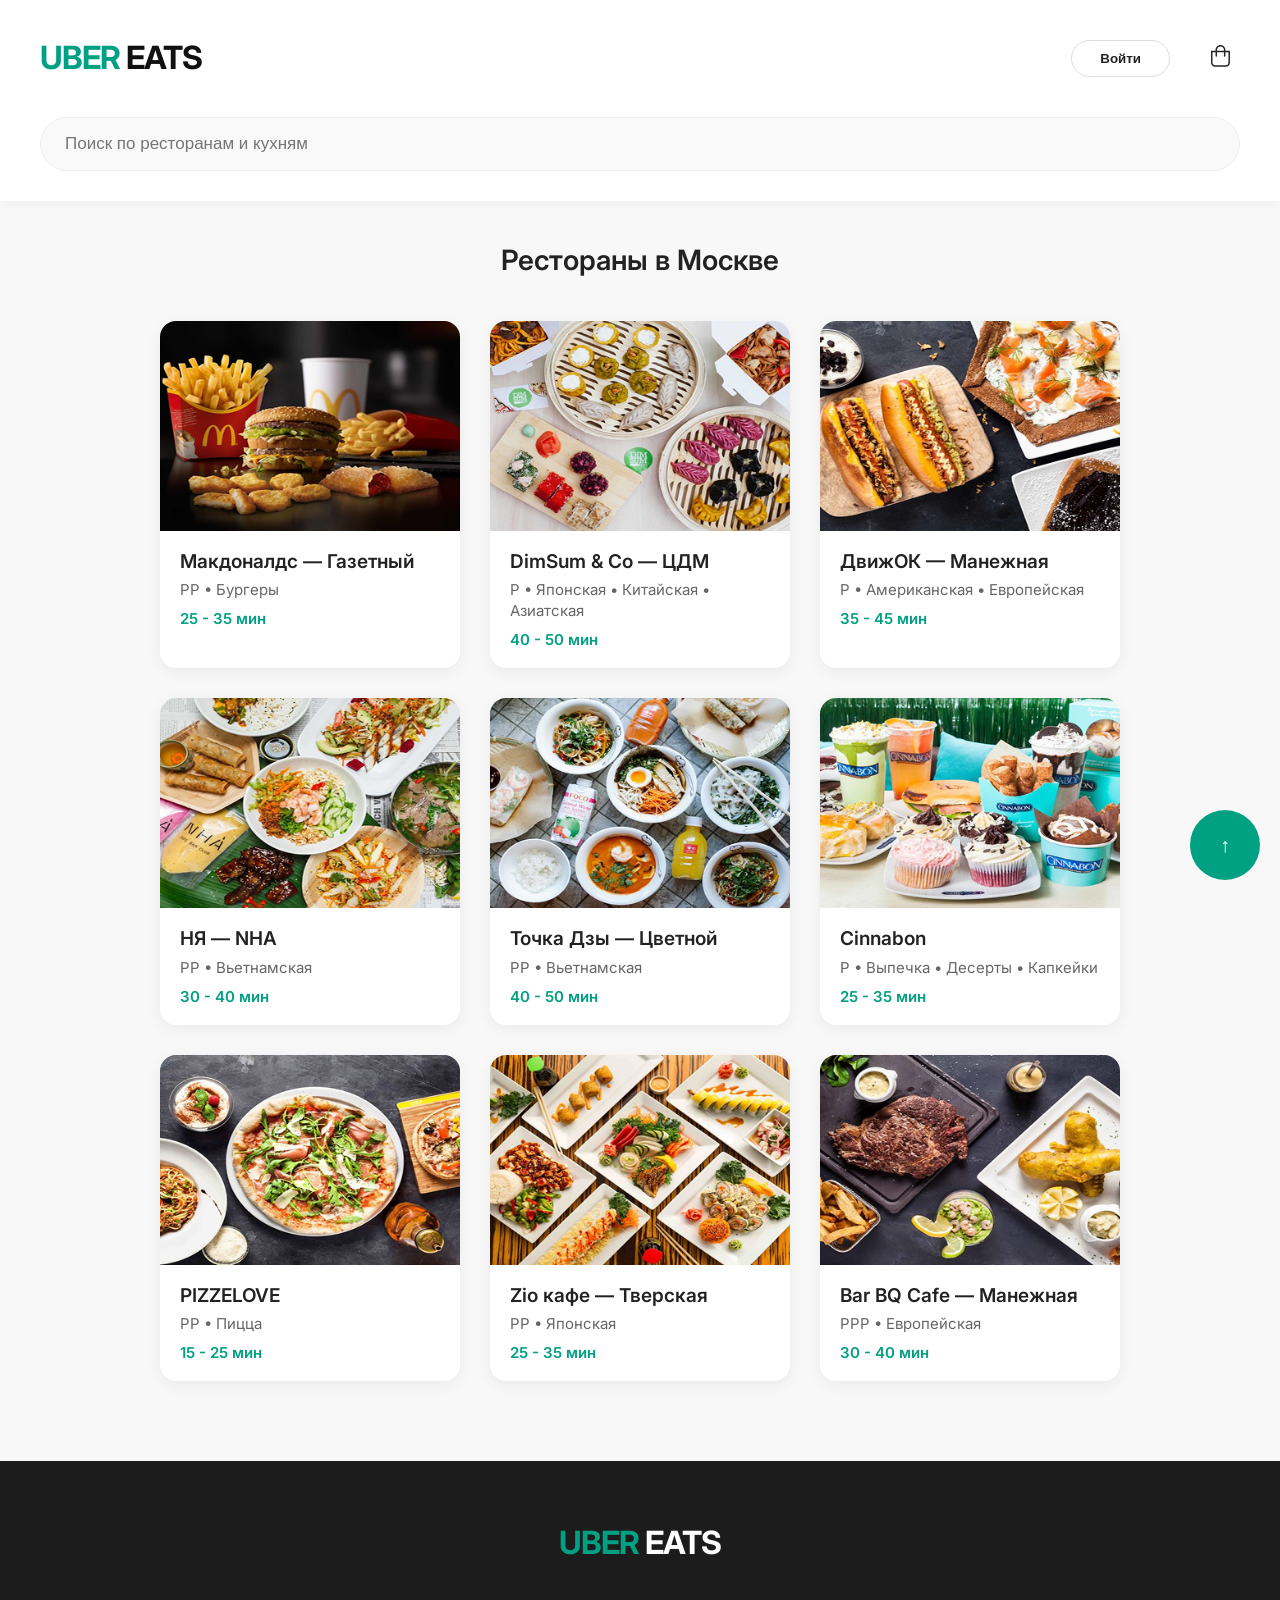
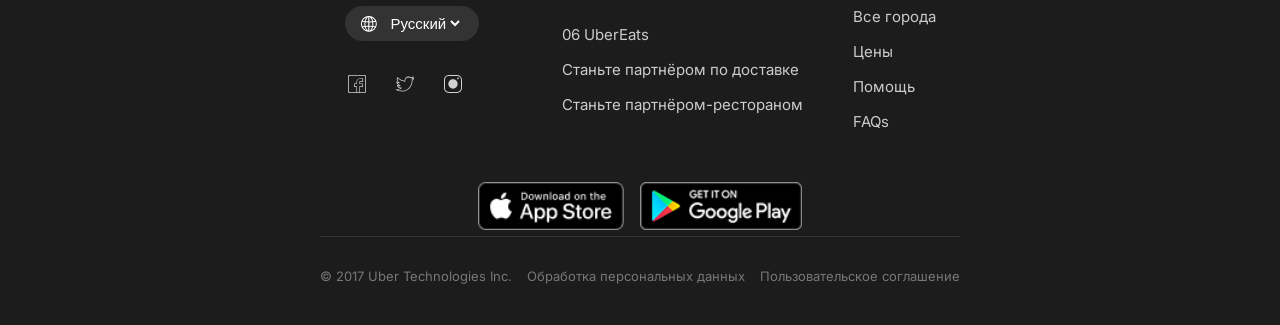
<file: index.html>
<!DOCTYPE html>
<html lang="ru">

<head>
    <meta charset="UTF-8">
    <meta name="viewport" content="width=device-width, initial-scale=1.0">
    <title>Uber Eats — Рестораны в Москве</title>
    <link rel="stylesheet" href="style.css">
</head>

<body>
    <header>
        <div class="header-container">
            <div class="logo">
                <span class="uber">UBER</span>
                <span class="eats">EATS</span>
            </div>
            <div class="header-right">
                <button class="login-btn">Войти</button>
                <div class="cart">
                    <img src="images/basket.svg" alt="basket">
                </div>
            </div>
        </div>
        <div class="search-bar">
            <input type="text" placeholder="Поиск по ресторанам и кухням" class="search-input">
        </div>
    </header>

    <main class="main-container">
        <h1 class="page-title">Рестораны в Москве</h1>

        <div class="restaurant-grid">
            <div class="restaurant-card">
                <a href="Restoran.html">
                    <img src="images/95b745f6ce6a45903c3ed254afd72e46-w550-27.png"
                        alt="Макдоналдс — Газетный" class="card-image">
                    <div class="card-info">
                        <h3>Макдоналдс — Газетный</h3>
                        <p class="cuisine">РР • Бургеры</p>
                        <p class="time">25 - 35 мин</p>
                    </div>
                </a>
            </div>

            <div class="restaurant-card">
                <a href="Restoran.html">
                    <img src="images/95b745f6ce6a45903c3ed254afd72e46-w550-27-8.png"
                        alt="DimSum & Co — ЦДМ" class="card-image">
                    <div class="card-info">
                        <h3>DimSum & Co — ЦДМ</h3>
                        <p class="cuisine">Р • Японская • Китайская • Азиатская</p>
                        <p class="time">40 - 50 мин</p>
                    </div>
                </a>

            </div>

            <div class="restaurant-card">
                <a href="Restoran.html">
                    <img src="images/95b745f6ce6a45903c3ed254afd72e46-w550-27-1.png"
                        alt="ДвижОК — Манежная" class="card-image">
                    <div class="card-info">
                        <h3>ДвижОК — Манежная</h3>
                        <p class="cuisine">Р • Американская • Европейская</p>
                        <p class="time">35 - 45 мин</p>
                    </div>
                </a>

            </div>

            <div class="restaurant-card">
                <a href="Restoran.html">
                    <img src="images/95b745f6ce6a45903c3ed254afd72e46-w550-27-2.png" alt="НЯ — NHA"
                        class="card-image">
                    <div class="card-info">
                        <h3>НЯ — NHA</h3>
                        <p class="cuisine">РР • Вьетнамская</p>
                        <p class="time">30 - 40 мин</p>
                    </div>
                </a>

            </div>

            <div class="restaurant-card">
                <a href="Restoran.html">
                    <img src="images/95b745f6ce6a45903c3ed254afd72e46-w550-27-4.png"
                        alt="Точка Дзы — Цветной" class="card-image">
                    <div class="card-info">
                        <h3>Точка Дзы — Цветной</h3>
                        <p class="cuisine">РР • Вьетнамская</p>
                        <p class="time">40 - 50 мин</p>
                    </div>
                </a>

            </div>

            <div class="restaurant-card">
                <a href="Restoran.html">
                    <img src="images/95b745f6ce6a45903c3ed254afd72e46-w550-27-3.png" alt="Cinnabon"
                        class="card-image">
                    <div class="card-info">
                        <h3>Cinnabon</h3>
                        <p class="cuisine">Р • Выпечка • Десерты • Капкейки</p>
                        <p class="time">25 - 35 мин</p>
                    </div>
                </a>

            </div>

            <div class="restaurant-card">
                <a href="Restoran.html">
                    <img src="images/95b745f6ce6a45903c3ed254afd72e46-w550-27-5.png" alt="PIZZELOVE"
                        class="card-image">
                    <div class="card-info">
                        <h3>PIZZELOVE</h3>
                        <p class="cuisine">РР • Пицца</p>
                        <p class="time">15 - 25 мин</p>
                    </div>
                </a>

            </div>

            <div class="restaurant-card">
                <a href="Restoran.html">
                    <img src="images/95b745f6ce6a45903c3ed254afd72e46-w550-27-7.png" alt="Zio кафе — Тверская"
                        class="card-image">
                    <div class="card-info">
                        <h3>Zio кафе — Тверская</h3>
                        <p class="cuisine">РР • Японская</p>
                        <p class="time">25 - 35 мин</p>
                    </div>
                </a>

            </div>

            <div class="restaurant-card">
                <a href="Restoran.html">
                    <img src="images/95b745f6ce6a45903c3ed254afd72e46-w550-27-6.png"
                        alt="Bar BQ Cafe — Манежная" class="card-image">
                    <div class="card-info">
                        <h3>Bar BQ Cafe — Манежная</h3>
                        <p class="cuisine">РРР • Европейская</p>
                        <p class="time">30 - 40 мин</p>
                    </div>
                </a>

            </div>

        </div>
    </main>

    <footer>
        <div class="footer-container">
            <div class="footer-logo">
                <span class="uber">UBER</span>
                <span class="eats">EATS</span>
            </div>

            <div class="footer-content">
                <div class="footer-left">
                    <div class="language-select">
                        <img src="images/world.png" alt="world">
                        <select>
                            <option value="ru">Русский</option>
                        </select>
                    </div>
                    <div class="social">
                        <a href="#"><img src="images/facebook.svg" alt="facebook"></a>
                        <a href="#"><img src="images/twitter.svg" alt="twiter"></a>
                        <a href="#"><img src="images/instagram.svg" alt="insta"></a>
                    </div>
                </div>

                <div class="footer-links">
                    <div class="column">
                        <a href="#">06 UberEats</a>
                        <a href="#">Станьте партнёром по доставке</a>
                        <a href="#">Станьте партнёром-рестораном</a>
                    </div>
                    <div class="column">
                        <a href="#">Все города</a>
                        <a href="#">Цены</a>
                        <a href="#">Помощь</a>
                        <a href="#">FAQs</a>
                    </div>
                </div>
            </div>

            <div class="app-buttons">
                <a href="#" class="app-store">
                    <img src="images/Download_on_the_App_Store_Badge_US-UK_RGB_blk_092917.png"
                        alt="Download on the App Store">
                </a>
                <a href="#" class="google-play">
                    <img src="images/en_badge_web_generic-cf6dad406f.png" alt="GET IT ON Google Play">
                </a>
            </div>

            <div class="footer-bottom">
                <span>© 2017 Uber Technologies Inc.</span>
                <span>Обработка персональных данных</span>
                <span>Пользовательское соглашение</span>

                <button class="scroll-top">↑</button>
            </div>
        </div>
    </footer>
</body>

</html>
</file>
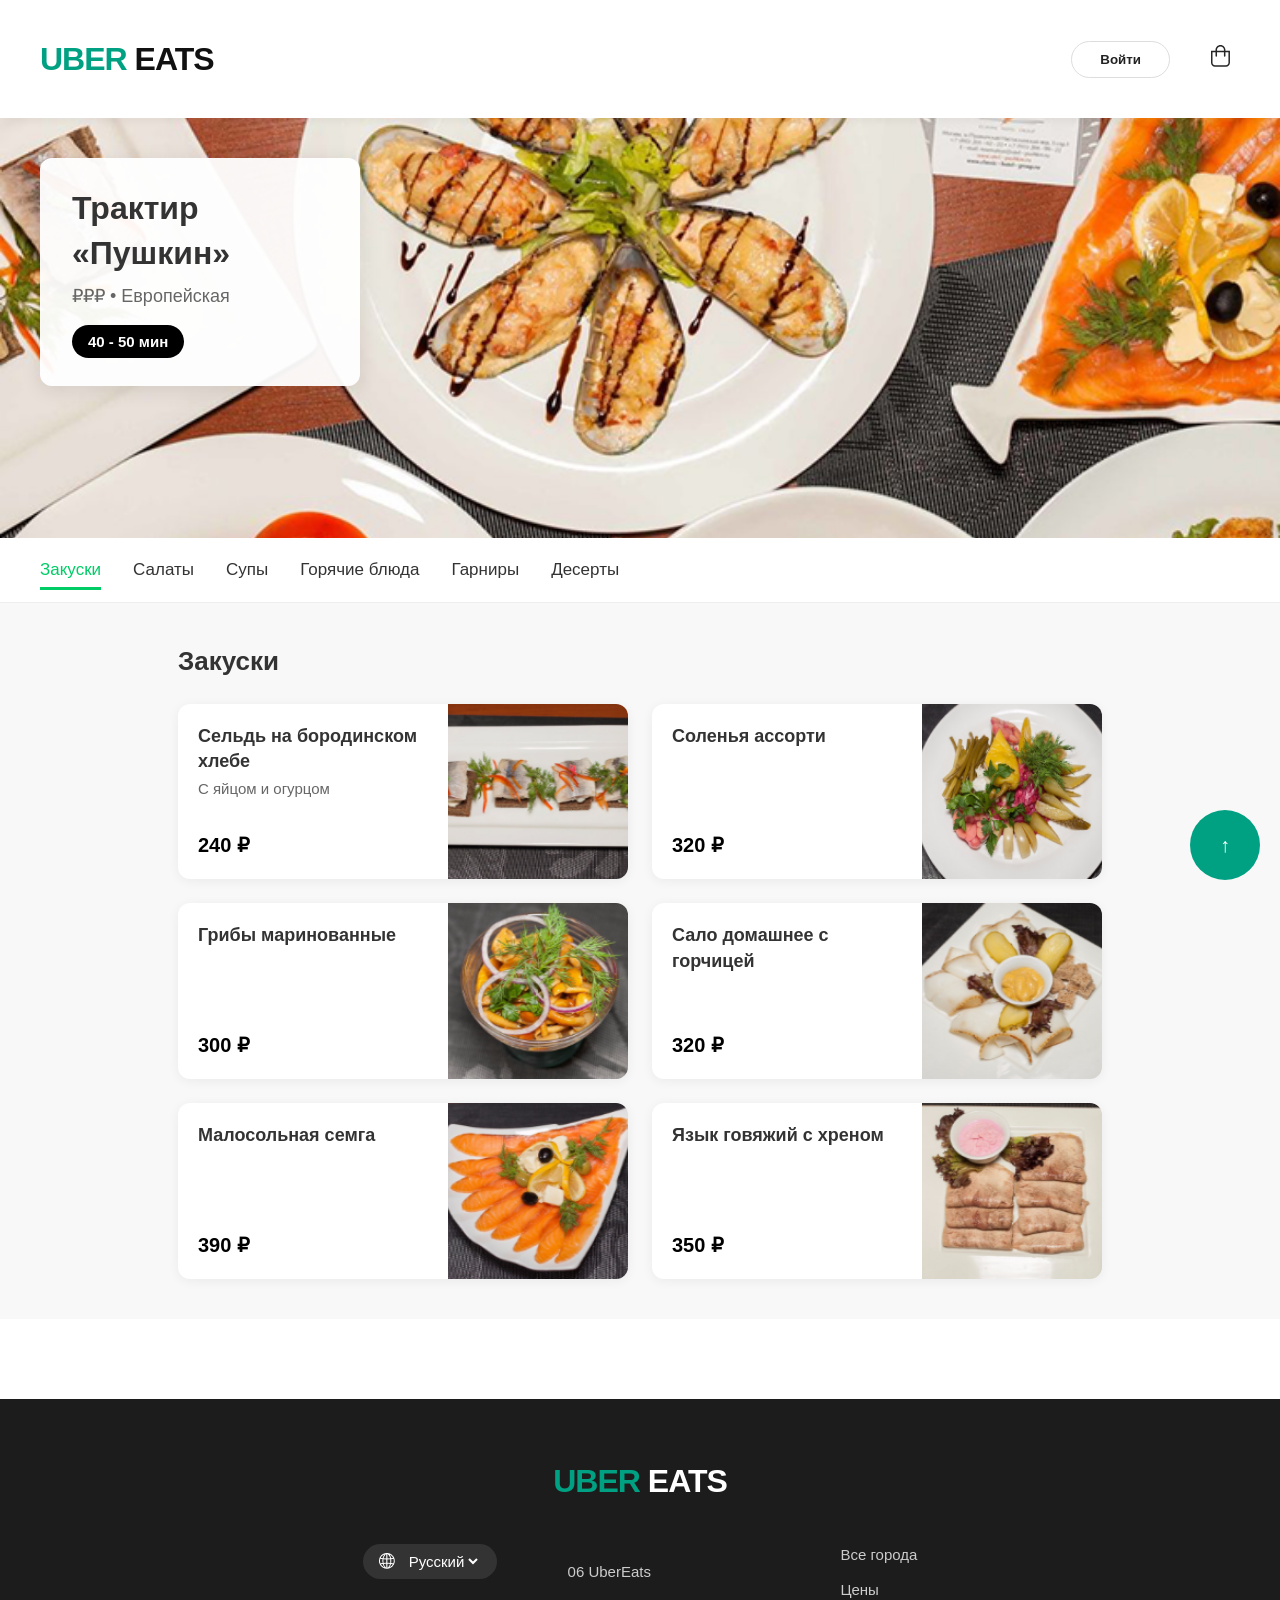
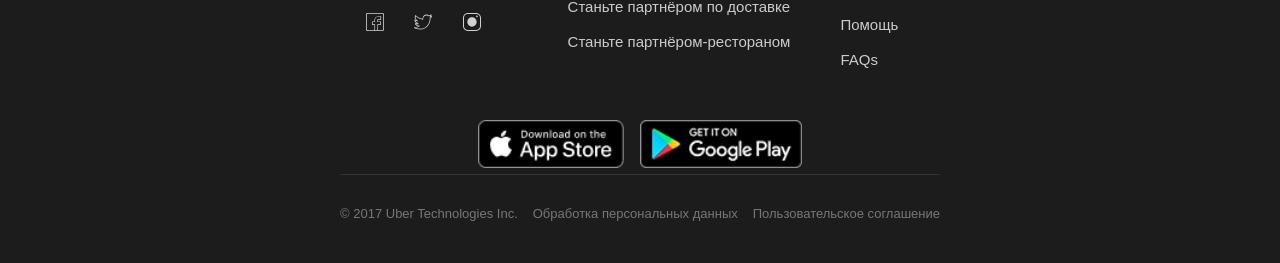
<file: Restoran.html>
<!DOCTYPE html>
<html lang="ru">
<head>
    <meta charset="UTF-8">
    <meta name="viewport" content="width=device-width, initial-scale=1.0">
    <title>Трактир «Пушкин» • Uber Eats</title>
    <link rel="stylesheet" href="styleRest.css">
</head>
<body>
    <header>
        <div class="header-container">
            <div class="logo">
                <a href="index.html">
                    <span class="uber">UBER</span>
                    <span class="eats">EATS</span>
                </a>
            </div>
            <div class="header-right">
                <button class="login-btn">Войти</button>
                <div class="cart">
                    <img src="images/basket.svg" alt="basket">
                </div>
            </div>
        </div>
    </header>

    <section class="hero">
        <div class="hero-bg">
            <img src="images/d42ea9bbf7aff297c2e1eb5e5f3b7fa6-w1080-87.png" alt="Hero" class="hero-image">
        </div>
        
        <div class="hero-overlay">
            <div class="restaurant-card">
                <h1>Трактир «Пушкин»</h1>
                <p class="cuisine">₽₽₽ • Европейская</p>
                <div class="time-badge">40 - 50 мин</div>
            </div>
        </div>
    </section>

    <nav class="categories-nav">
        <div class="container">
            <div class="category-list">
                <a href="#" class="active">Закуски</a>
                <a href="#">Салаты</a>
                <a href="#">Супы</a>
                <a href="#">Горячие блюда</a>
                <a href="#">Гарниры</a>
                <a href="#">Десерты</a>
            </div>
        </div>
    </nav>

    <section class="menu-section">
        <div class="container">
            <h2 class="section-title">Закуски</h2>
            
            <div class="menu-grid">
                <div class="menu-item">
                    <div class="item-text">
                        <h3>Сельдь на бородинском хлебе</h3>
                        <p>С яйцом и огурцом</p>
                        <span class="price">240 ₽</span>
                    </div>
                    <div class="item-image">
                        <img src="images/photo.png" alt="Сельдь на бородинском хлебе">
                    </div>
                </div>

                <div class="menu-item">
                    <div class="item-text">
                        <h3>Соленья ассорти</h3>
                        <span class="price">320 ₽</span>
                    </div>
                    <div class="item-image">
                        <img src="images/photo-1.png" alt="Соленья ассорти">
                    </div>
                </div>

                <div class="menu-item">
                    <div class="item-text">
                        <h3>Грибы маринованные</h3>
                        <span class="price">300 ₽</span>
                    </div>
                    <div class="item-image">
                        <img src="images/photo-2.png" alt="Грибы маринованные">
                    </div>
                </div>

                <div class="menu-item">
                    <div class="item-text">
                        <h3>Сало домашнее с горчицей</h3>
                        <span class="price">320 ₽</span>
                    </div>
                    <div class="item-image">
                        <img src="images/photo-3.png" alt="Сало домашнее с горчицей">
                    </div>
                </div>

                <div class="menu-item">
                    <div class="item-text">
                        <h3>Малосольная семга</h3>
                        <span class="price">390 ₽</span>
                    </div>
                    <div class="item-image">
                        <img src="images/photo-4.png" alt="Малосольная семга">
                    </div>
                </div>

                <div class="menu-item">
                    <div class="item-text">
                        <h3>Язык говяжий с хреном</h3>
                        <span class="price">350 ₽</span>
                    </div>
                    <div class="item-image">
                        <img src="images/photo-5.png" alt="Язык говяжий с хреном">
                    </div>
                </div>

            </div>
        </div>
    </section>

   <footer>
        <div class="footer-container">
            <div class="footer-logo">
                <span class="uber">UBER</span>
                <span class="eats">EATS</span>
            </div>

            <div class="footer-content">
                <div class="footer-left">
                    <div class="language-select">
                        <img src="images/world.png" alt="world">
                        <select>
                            <option value="ru">Русский</option>
                        </select>
                    </div>
                    <div class="social">
                        <a href="#"><img src="images/facebook.svg" alt="facebook"></a>
                        <a href="#"><img src="images/twitter.svg" alt="twiter"></a>
                        <a href="#"><img src="images/instagram.svg" alt="insta"></a>
                    </div>
                </div>

                <div class="footer-links">
                    <div class="column">
                        <a href="#">06 UberEats</a>
                        <a href="#">Станьте партнёром по доставке</a>
                        <a href="#">Станьте партнёром-рестораном</a>
                    </div>
                    <div class="column">
                        <a href="#">Все города</a>
                        <a href="#">Цены</a>
                        <a href="#">Помощь</a>
                        <a href="#">FAQs</a>
                    </div>
                </div>
            </div>

            <div class="app-buttons">
                <a href="#" class="app-store">
                    <img src="images/Download_on_the_App_Store_Badge_US-UK_RGB_blk_092917.png"
                        alt="Download on the App Store">
                </a>
                <a href="#" class="google-play">
                    <img src="images/en_badge_web_generic-cf6dad406f.png" alt="GET IT ON Google Play">
                </a>
            </div>

            <div class="footer-bottom">
                <span>© 2017 Uber Technologies Inc.</span>
                <span>Обработка персональных данных</span>
                <span>Пользовательское соглашение</span>

                <button class="scroll-top">↑</button>
            </div>
        </div>
    </footer>
</body>
</html>
</file>
<file: style.css>
@import url('https://fonts.googleapis.com/css2?family=Inter:wght@400;500;600;700&display=swap');

* {
    margin: 0;
    padding: 0;
    box-sizing: border-box;
}

a {
    text-decoration: none;
    color: #222;
}

body {
    font-family: 'Inter', system-ui, sans-serif;
    background: #f8f8f8;
    color: #222;
    line-height: 1.4;
}

header {
    background: white;
    box-shadow: 0 2px 10px rgba(0,0,0,0.05);
    position: sticky;
    top: 0;
    z-index: 100;
}

.header-container {
    max-width: 1280px;
    margin: 0 auto;
    padding: 20px 40px;
    display: flex;
    align-items: center;
    justify-content: space-between;
}

.logo {
    font-size: 32px;
    font-weight: 700;
    letter-spacing: -1px;
}

.uber { color: #00A082; }
.eats { color: #111; }

.header-right {
    display: flex;
    align-items: center;
    gap: 30px;
}

.login-btn {
    background: white;
    border: 1px solid #ddd;
    color: #222;
    padding: 10px 28px;
    border-radius: 9999px;
    font-weight: 600;
    cursor: pointer;
    transition: all 0.2s;
}

.login-btn:hover {
    background: #f5f5f5;
}

.cart {
    cursor: pointer;
}

.search-bar {
    max-width: 1280px;
    margin: 0 auto;
    padding: 0 40px 30px;
    position: relative;
}

.search-input {
    width: 100%;
    padding: 16px 60px 16px 24px;
    border: 1px solid #eee;
    border-radius: 9999px;
    font-size: 17px;
    background: #f9f9f9;
    outline: none;
    transition: border 0.2s;
}

.search-input:focus {
    border-color: #00A082;
}

.search-icon {
    position: absolute;
    right: 55px;
    top: 50%;
    transform: translateY(-50%);
}

.main-container {
    display: flex;
    flex-direction: column;
    align-items: center;
    max-width: 1280px;
    margin: 40px auto;
    padding: 0 40px;
}

.page-title {
    font-size: 28px;
    font-weight: 600;
    margin-bottom: 40px;
}

.restaurant-grid {
    display: grid;
    grid-template-columns: repeat(3, 300px);
    gap: 30px;
}

.restaurant-card {
    background: white;
    border-radius: 16px;
    overflow: hidden;
    box-shadow: 0 4px 15px rgba(0,0,0,0.06);
    transition: transform 0.3s, box-shadow 0.3s;
}

.restaurant-card:hover {
    transform: translateY(-8px);
    box-shadow: 0 20px 30px rgba(0,0,0,0.12);
}

.card-image {
    height: 210px;
    display: block;
}

.card-info {
    padding: 18px 20px;
}

.card-info h3 {
    font-size: 19px;
    font-weight: 600;
    margin-bottom: 4px;
}

.cuisine {
    color: #666;
    font-size: 15px;
    margin-bottom: 8px;
}

.time {
    color: #00A082;
    font-weight: 600;
    font-size: 15px;
}

footer {
    background: #1C1C1C;
    color: white;
    margin-top: 80px;
}

.footer-container {
    display: flex;
    flex-direction: column;
    align-items: center;
    max-width: 1280px;
    margin: 0 auto;
    padding: 60px 40px 40px;
}

.footer-logo {
    font-size: 32px;
    font-weight: 700;
    letter-spacing: -1px;
    margin-bottom: 40px;
}

.footer-logo .eats { color: white; }

.footer-content {
    display: grid;
    grid-template-columns: 1fr 2fr;
    gap: 30px;
    margin-bottom: 50px;
}

.footer-left .language-select {
    display: flex;
    align-items: center;
    gap: 10px;
    background: #333;
    padding: 8px 16px;
    border-radius: 9999px;
    width: fit-content;
    margin-bottom: 30px;
}

.language-select select {
    background: transparent;
    border: none;
    color: white;
    font-size: 15px;
    outline: none;
}

.social a {
    font-size: 24px;
    margin-right: 20px;
    opacity: 0.8;
}

.social a:hover { opacity: 1; }

.footer-links {
    display: flex;
    flex-wrap: wrap;
    align-items: center;
    flex-direction: row;
    gap: 50px;
}
.column {
    display: flex;
    flex-direction: column;
    gap: 14px;
}

.column a {
    color: #ccc;
    text-decoration: none;
    font-size: 15px;
}

.column a:hover {
    color: #00A082;
}

.app-buttons {
    display: flex;
    flex-wrap: wrap;
    justify-content: center;
    gap: 16px;
}

.app-buttons img {
    height: 48px;
}

.footer-bottom {
    border-top: 1px solid #333;
    padding-top: 30px;
    display: flex;
    align-items: center;
    justify-content: space-around;
    font-size: 13px;
    color: #777;
    flex-wrap: wrap;
    gap: 15px;
}

.footer-bottom span {
    cursor: pointer;
}

.footer-bottom span:hover {
    color: #00A082;
}

.scroll-top {
    background: #00A082;
    color: white;
    width: 70px;
    height: 70px;
    border: none;
    border-radius: 50%;
    font-size: 20px;
    cursor: pointer;
    position: fixed;
    bottom: 20px;
    right: 20px;
    z-index: 999;
}

@media (max-width: 1024px) {
    .restaurant-grid {
        grid-template-columns: repeat(2, 300px);
    }
    .header-container,
    .search-bar,
    .main-container {
        padding-left: 30px;
        padding-right: 30px;
    }
}

@media (max-width: 700px) {
    .restaurant-grid {
        grid-template-columns: 300px;
    }
    
    .footer-content {
        grid-template-columns: 1fr;
        gap: 40px;
    }
    .header-container {
        padding: 15px 20px;
    }
}
</file>
<file: styleRest.css>
/* styles.css */
/* ===================== БАЗОВЫЕ СТИЛИ ===================== */
* {
    margin: 0;
    padding: 0;
    box-sizing: border-box;
}

body {
    font-family: -apple-system, BlinkMacSystemFont, "Segoe UI", Roboto, sans-serif;
    line-height: 1.4;
    color: #333;
    background: #fff;
}

a {
    text-decoration: none;
    color: #222;
}

/* ===================== КОНТЕЙНЕР ===================== */
.container {
    max-width: 1280px;
    margin: 0 auto;
    padding: 0 20px;
}

/* ===================== TOP BAR ===================== */
header {
    background: white;
    box-shadow: 0 2px 10px rgba(0,0,0,0.05);
    position: sticky;
    top: 0;
    z-index: 100;
}

.header-container {
    max-width: 1280px;
    margin: 0 auto;
    padding: 20px 40px;
    display: flex;
    align-items: center;
    justify-content: space-between;
}

.logo {
    font-size: 32px;
    font-weight: 700;
    letter-spacing: -1px;
}

.uber { color: #00A082; }
.eats { color: #111; }

.header-right {
    display: flex;
    align-items: center;
    gap: 30px;
}

.login-btn {
    background: white;
    border: 1px solid #ddd;
    color: #222;
    padding: 10px 28px;
    border-radius: 9999px;
    font-weight: 600;
    cursor: pointer;
    transition: all 0.2s;
}

.login-btn:hover {
    background: #f5f5f5;
}

/* ===================== HERO ===================== */
.hero {
    position: relative;
    height: 420px;
    overflow: hidden;
}

.hero-bg {
    position: absolute;
    inset: 0;
    z-index: 1;
}

.hero-image {
    width: 100%;
    height: 100%;
    object-fit: cover;
}

.hero-overlay {
    position: absolute;
    top: 40px;
    left: 40px;
    background: rgba(255,255,255,0.95);
    padding: 28px 32px;
    border-radius: 12px;
    max-width: 320px;
    z-index: 2;
    box-shadow: 0 4px 20px rgba(0,0,0,0.1);
}

.restaurant-card h1 {
    font-size: 32px;
    margin-bottom: 8px;
}

.cuisine {
    font-size: 18px;
    color: #666;
    margin-bottom: 16px;
}

.time-badge {
    background: #000;
    color: #fff;
    padding: 6px 16px;
    border-radius: 30px;
    font-size: 15px;
    font-weight: 600;
    display: inline-block;
}

.business-card {
    position: absolute;
    top: 40px;
    right: 40px;
    z-index: 2;
    background: #fff;
    padding: 12px;
    border-radius: 8px;
    box-shadow: 0 4px 15px rgba(0,0,0,0.15);
    width: 180px;
}

/* ===================== CATEGORIES ===================== */
.categories-nav {
    background: #fff;
    border-bottom: 1px solid #eee;
    overflow-x: auto;
    white-space: nowrap;
    padding: 12px 0;
    scrollbar-width: none;
}

.category-list {
    display: flex;
    gap: 32px;
    padding: 0 20px;
}

.category-list a {
    text-decoration: none;
    color: #333;
    font-size: 17px;
    font-weight: 500;
    padding: 8px 0;
    position: relative;
    transition: color 0.2s;
}

.category-list a:hover,
.category-list a.active {
    color: #00cc66;
}

.category-list a.active::after {
    content: '';
    position: absolute;
    bottom: 0;
    left: 0;
    width: 100%;
    height: 3px;
    background: #00cc66;
}

/* ===================== MENU ===================== */
.menu-section {
    display: flex;
    flex-direction: column;
    align-items: center;
    padding: 40px 0;
    background: #f8f8f8;
}

.section-title {
    font-size: 26px;
    margin-bottom: 24px;
    padding-left: 20px;
}

.menu-grid {
    display: grid;
    grid-template-columns: repeat(2, 450px);
    gap: 24px;
    padding: 0 20px;
}

.menu-item {
    background: #fff;
    border-radius: 12px;
    overflow: hidden;
    box-shadow: 0 2px 12px rgba(0,0,0,0.06);
    display: flex;
    align-items: stretch;
    transition: transform 0.2s;
}

.menu-item:hover {
    transform: translateY(-4px);
}

.item-text {
    flex: 1;
    padding: 20px;
    display: flex;
    flex-direction: column;
}

.item-text h3 {
    font-size: 18px;
    margin-bottom: 4px;
}

.item-text p {
    color: #666;
    font-size: 15px;
    flex-grow: 1;
}

.price {
    font-size: 20px;
    font-weight: 700;
    color: #000;
    margin-top: auto;
}

.item-image {
    width: 180px;
    flex-shrink: 0;
    background: #f5f5f5;
}

.item-image img {
    width: 100%;
    height: 100%;
    object-fit: cover;
}

/* ===================== FOOTER ===================== */
footer {
    background: #1C1C1C;
    color: white;
    margin-top: 80px;
}

.footer-container {
    display: flex;
    flex-direction: column;
    align-items: center;
    max-width: 1280px;
    margin: 0 auto;
    padding: 60px 40px 40px;
}

.footer-logo {
    font-size: 32px;
    font-weight: 700;
    letter-spacing: -1px;
    margin-bottom: 40px;
}

.footer-logo .eats { color: white; }

.footer-content {
    display: grid;
    grid-template-columns: 1fr 2fr;
    gap: 30px;
    margin-bottom: 50px;
}

.footer-left .language-select {
    display: flex;
    align-items: center;
    gap: 10px;
    background: #333;
    padding: 8px 16px;
    border-radius: 9999px;
    width: fit-content;
    margin-bottom: 30px;
}

.language-select select {
    background: transparent;
    border: none;
    color: white;
    font-size: 15px;
    outline: none;
}

.social a {
    font-size: 24px;
    margin-right: 20px;
    opacity: 0.8;
}

.social a:hover { opacity: 1; }

.footer-links {
    display: flex;
    flex-wrap: wrap;
    align-items: center;
    flex-direction: row;
    gap: 50px;
}
.column {
    display: flex;
    flex-direction: column;
    gap: 14px;
}

.column a {
    color: #ccc;
    text-decoration: none;
    font-size: 15px;
}

.column a:hover {
    color: #00A082;
}

.app-buttons {
    display: flex;
    flex-wrap: wrap;
    justify-content: center;
    gap: 16px;
}

.app-buttons img {
    height: 48px;
}

.footer-bottom {
    border-top: 1px solid #333;
    padding-top: 30px;
    display: flex;
    align-items: center;
    justify-content: space-around;
    font-size: 13px;
    color: #777;
    flex-wrap: wrap;
    gap: 15px;
}

.footer-bottom span {
    cursor: pointer;
}

.footer-bottom span:hover {
    color: #00A082;
}

.scroll-top {
    background: #00A082;
    color: white;
    width: 70px;
    height: 70px;
    border: none;
    border-radius: 50%;
    font-size: 20px;
    cursor: pointer;
    position: fixed;
    bottom: 20px;
    right: 20px;
    z-index: 999;
}

/* ===================== АДАПТИВНОСТЬ ===================== */

/* ПЛАНШЕТ */
@media (max-width: 1024px) {
    .hero {
        height: 360px;
    }
    .menu-grid {
        grid-template-columns: repeat(2, 350px);
    }

    .header-container,
    .search-bar,
    .main-container {
        padding-left: 30px;
        padding-right: 30px;
    }
}

/* МОБИЛЬНЫЙ */
@media (max-width: 800px) {
    .menu-grid {
        grid-template-columns: 250px;
    }
    
    .menu-item {
        flex-direction: column;
    }
    
    .item-image {
        width: 100%;
        height: 180px;
    }
    
    .hero-overlay {
        left: 20px;
        top: 20px;
        max-width: 280px;
        padding: 20px;
    }
    
    .business-card {
        right: 20px;
        top: 20px;
        width: 140px;
    }
    
    .category-list {
        padding: 0 10px;
    }

    .footer-content {
        grid-template-columns: 1fr;
        gap: 40px;
    }
    .header-container {
        padding: 15px 20px;
    }
}

@media (max-width: 480px) {
    .hero {
        height: 300px;
    }
    .restaurant-card h1 {
        font-size: 26px;
    }
}
</file>
